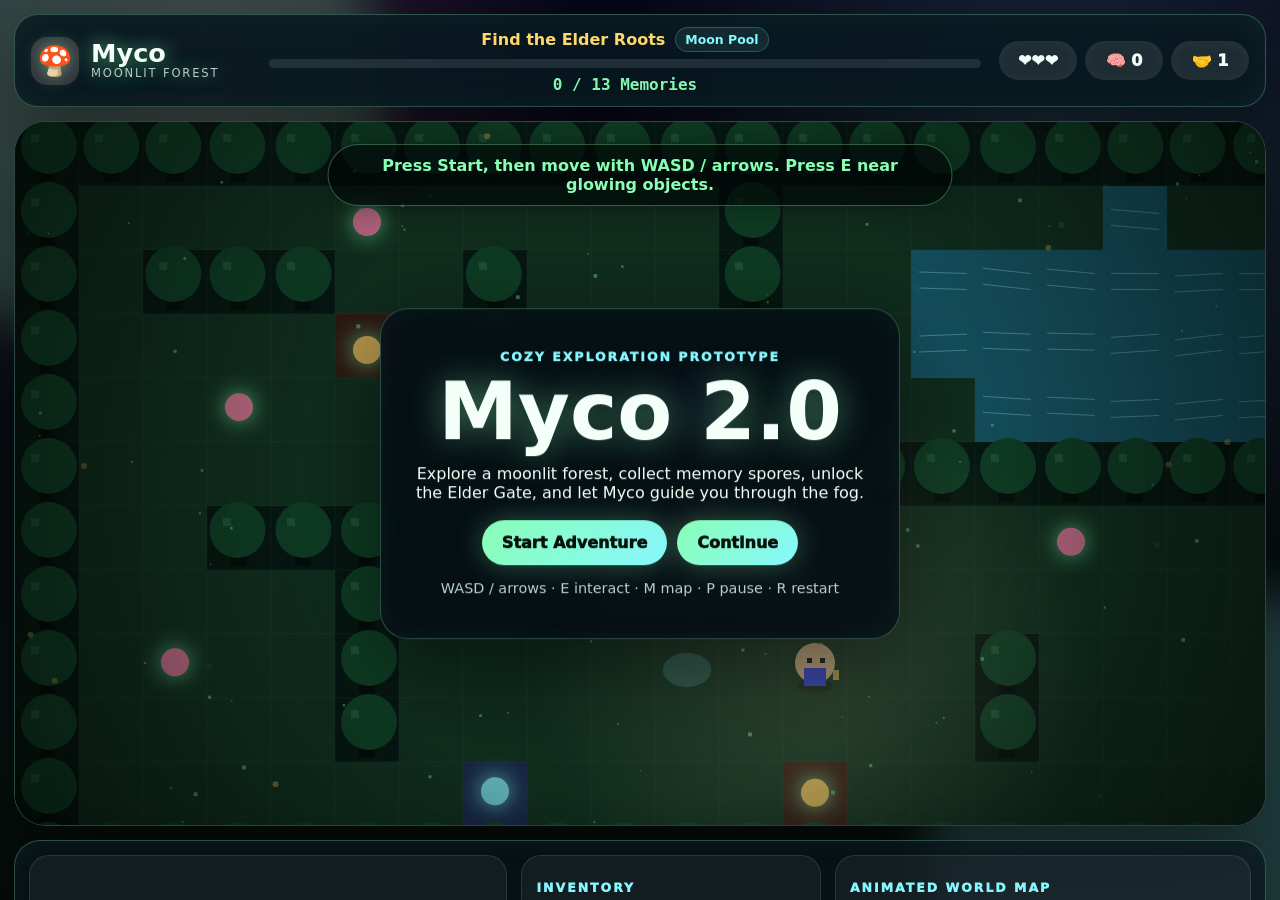
<file: index.html>
<!DOCTYPE html>
<html lang="en">
<head>
    <meta charset="UTF-8">
    <meta name="viewport" content="width=device-width, initial-scale=1.0">
    <title>Myco 2.0</title>
    <style>
        html,
        body {
            width: 100%;
            height: 100%;
            margin: 0;
            overflow: hidden;
            background: #050812;
        }

        iframe {
            display: block;
            width: 100%;
            height: 100%;
            border: 0;
        }

        .noscript {
            position: fixed;
            inset: 0;
            display: grid;
            place-items: center;
            padding: 2rem;
            color: #f5fff9;
            font-family: system-ui, sans-serif;
            text-align: center;
            background: #050812;
        }
    </style>
</head>
<body>
    <iframe src="ui/game.html" title="Myco 2.0 playable game"></iframe>
    <noscript>
        <div class="noscript">
            Myco 2.0 needs JavaScript enabled. Open <a href="ui/game.html">the standalone game page</a> after enabling JavaScript.
        </div>
    </noscript>
</body>
</html>
</file>
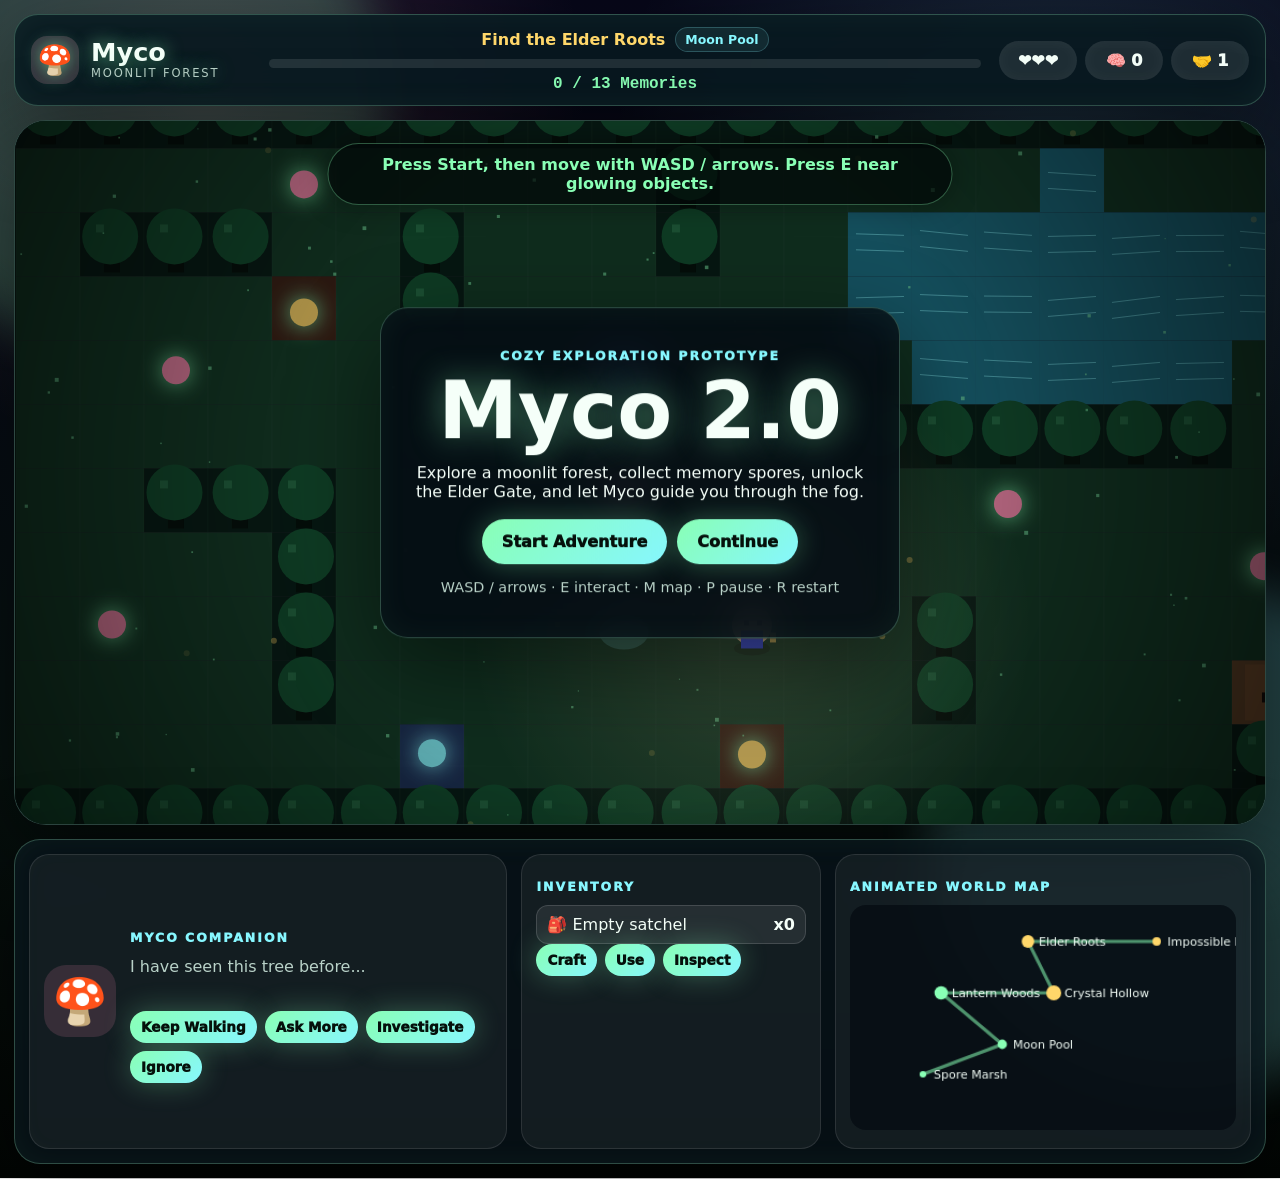
<file: ui/game.html>
<!DOCTYPE html>
<html lang="en">
<head>
    <meta charset="UTF-8">
    <meta name="viewport" content="width=device-width, initial-scale=1.0, viewport-fit=cover">
    <meta name="theme-color" content="#050812">
    <title>Myco 2.0 — Moonlit Forest Adventure</title>
    <link rel="stylesheet" href="game.css">
</head>
<body>
    <div id="game" class="game-shell">
        <div class="ambient ambient-a"></div>
        <div class="ambient ambient-b"></div>

        <header id="hud" aria-label="Game status">
            <div class="brand" aria-label="Myco 2.0">
                <span class="brand-mark">🍄</span>
                <span><strong>Myco</strong><small>Moonlit Forest</small></span>
            </div>

            <section id="questBlock" aria-label="Current quest">
                <div class="quest-row">
                    <span id="questTitle">Find the Elder Roots</span>
                    <span id="biomeLabel">Lantern Woods</span>
                </div>
                <div class="progress-track" aria-hidden="true"><span id="questBar"></span></div>
                <span id="questProgress">0 / 10 Memories</span>
            </section>

            <div class="stats" aria-label="Player stats">
                <span id="health">❤️❤️❤️</span>
                <span id="memoryCount">🧠 0</span>
                <span id="friendship">🤝 1</span>
            </div>
        </header>

        <main id="viewport" aria-label="Playable Myco 2.0 game">
            <canvas id="gameCanvas" width="1280" height="720"></canvas>
            <div id="vignette" aria-hidden="true"></div>
            <div id="toast" role="status">Press Start, then move with WASD / arrows. Press E near glowing objects.</div>

            <section id="titleScreen" class="screen-card" aria-label="Start screen">
                <p class="eyebrow">Cozy exploration prototype</p>
                <h1>Myco 2.0</h1>
                <p>Explore a moonlit forest, collect memory spores, unlock the Elder Gate, and let Myco guide you through the fog.</p>
                <div class="button-row">
                    <button id="startButton" type="button">Start Adventure</button>
                    <button id="continueButton" type="button">Continue</button>
                </div>
                <p class="hint">WASD / arrows · E interact · M map · P pause · R restart</p>
            </section>

            <section id="pauseMenu" class="screen-card hidden" aria-label="Pause menu">
                <p class="eyebrow">Paused</p>
                <h2>Moon Pool Checkpoint</h2>
                <p>Your progress autosaves in this browser. Continue when you are ready.</p>
                <div class="button-row">
                    <button id="resumeButton" type="button">Resume</button>
                    <button id="restartButton" type="button">Restart Run</button>
                </div>
            </section>

            <div id="touchControls" aria-label="Touch controls">
                <button type="button" data-touch="ArrowUp">▲</button>
                <div>
                    <button type="button" data-touch="ArrowLeft">◀</button>
                    <button type="button" data-touch="ArrowDown">▼</button>
                    <button type="button" data-touch="ArrowRight">▶</button>
                </div>
                <button type="button" data-touch="KeyE" class="wide">Interact</button>
            </div>
        </main>

        <section id="panel" aria-label="Companion, inventory, and map">
            <article id="dialog" class="panel-card">
                <div id="portrait" aria-hidden="true">🍄</div>
                <div class="dialog-copy">
                    <h2>Myco Companion</h2>
                    <p id="dialogText">I have seen this tree before...</p>
                    <div id="dialogChoices">
                        <button type="button" data-choice="Keep Walking">Keep Walking</button>
                        <button type="button" data-choice="Ask More">Ask More</button>
                        <button type="button" data-choice="Investigate">Investigate</button>
                        <button type="button" data-choice="Ignore">Ignore</button>
                    </div>
                </div>
            </article>

            <article id="inventory" class="panel-card">
                <h2>Inventory</h2>
                <ul id="inventoryList" aria-label="Collected items"></ul>
                <div class="actions"><button type="button">Craft</button><button type="button">Use</button><button type="button">Inspect</button></div>
            </article>

            <article id="worldMap" class="panel-card">
                <h2>Animated World Map</h2>
                <canvas id="mapCanvas" width="360" height="210" aria-label="Forest route map"></canvas>
            </article>
        </section>
    </div>

    <script src="game.js"></script>
</body>
</html>
</file>
<file: ui/game.css>
:root {
    --bg: #050812;
    --panel: rgba(8, 18, 26, 0.78);
    --panel-strong: rgba(9, 25, 32, 0.94);
    --line: rgba(164, 255, 206, 0.26);
    --cyan: #87f7ff;
    --green: #89ffb5;
    --gold: #ffd76a;
    --pink: #ff8fb3;
    --text: #f5fff9;
    --muted: #b9d2c8;
    --shadow: 0 28px 90px rgba(0, 0, 0, 0.46);
}

* { box-sizing: border-box; }
html, body { width: 100%; min-height: 100%; margin: 0; }
body {
    color: var(--text);
    font-family: Inter, ui-rounded, "Segoe UI", system-ui, sans-serif;
    background: radial-gradient(circle at 16% 8%, rgba(255, 143, 179, 0.18), transparent 25%),
        radial-gradient(circle at 82% 14%, rgba(135, 247, 255, 0.16), transparent 30%),
        linear-gradient(180deg, #07071a 0%, #07110f 64%, #020503 100%);
    overflow-x: hidden;
}

button { font: inherit; }
button:focus-visible, canvas:focus-visible { outline: 3px solid var(--gold); outline-offset: 3px; }
.game-shell { position: relative; display: grid; grid-template-rows: auto minmax(520px, 1fr) auto; gap: 14px; width: min(1620px, 100vw); min-height: 100vh; padding: 14px; margin: 0 auto; isolation: isolate; }
.ambient { position: fixed; width: 32rem; height: 32rem; border-radius: 999px; filter: blur(24px); opacity: 0.22; pointer-events: none; z-index: -1; animation: drift 14s ease-in-out infinite alternate; }
.ambient-a { left: -8rem; top: -10rem; background: var(--green); }
.ambient-b { right: -10rem; bottom: -12rem; background: var(--cyan); animation-delay: -6s; }
#hud, #panel, #viewport, .screen-card { border: 1px solid var(--line); box-shadow: var(--shadow), inset 0 0 32px rgba(137, 255, 181, 0.05); backdrop-filter: blur(18px); }

#hud { display: grid; grid-template-columns: auto minmax(300px, 1fr) auto; gap: 18px; align-items: center; padding: 12px 16px; border-radius: 24px; background: var(--panel-strong); }
.brand { display: flex; gap: 12px; align-items: center; min-width: 220px; text-shadow: 0 0 18px rgba(137, 255, 181, 0.62); }
.brand-mark { display: grid; width: 48px; height: 48px; place-items: center; border-radius: 16px; background: rgba(255, 143, 179, 0.14); box-shadow: inset 0 0 18px rgba(255, 255, 255, 0.08); font-size: 1.8rem; }
.brand strong { display: block; font-size: clamp(1.25rem, 2vw, 1.85rem); line-height: 1; }
.brand small { display: block; color: var(--muted); font-size: 0.72rem; letter-spacing: 0.16em; text-transform: uppercase; }
#questBlock { display: grid; gap: 7px; color: var(--gold); font-weight: 900; text-align: center; }
.quest-row { display: flex; flex-wrap: wrap; gap: 10px; justify-content: center; align-items: center; }
#biomeLabel { padding: 4px 9px; color: var(--cyan); border: 1px solid rgba(135, 247, 255, 0.22); border-radius: 999px; background: rgba(135, 247, 255, 0.08); font-size: 0.78rem; }
.progress-track { height: 9px; overflow: hidden; border-radius: 999px; background: rgba(255, 255, 255, 0.10); }
#questBar { display: block; width: 0%; height: 100%; border-radius: inherit; background: linear-gradient(90deg, var(--pink), var(--gold), var(--green)); box-shadow: 0 0 18px rgba(137, 255, 181, 0.6); transition: width 260ms ease; }
#questProgress { color: var(--green); font-family: ui-monospace, SFMono-Regular, Menlo, monospace; }
.stats { display: flex; flex-wrap: wrap; gap: 8px; justify-content: flex-end; }
.stats span { min-width: 78px; padding: 10px 12px; font-weight: 950; text-align: center; border-radius: 999px; background: rgba(255, 255, 255, 0.09); box-shadow: inset 0 0 16px rgba(255, 255, 255, 0.04); }

#viewport { position: relative; overflow: hidden; border-radius: 32px; background: #050812; }
#gameCanvas { display: block; width: 100%; height: 100%; min-height: 620px; image-rendering: pixelated; background: #050812; }
#vignette { position: absolute; inset: 0; pointer-events: none; background: radial-gradient(circle, transparent 46%, rgba(0, 0, 0, 0.52) 100%); mix-blend-mode: multiply; }
#toast { position: absolute; top: 22px; left: 50%; max-width: min(760px, calc(100% - 32px)); transform: translateX(-50%); padding: 11px 16px; color: var(--green); font-weight: 900; text-align: center; border: 1px solid rgba(137, 255, 181, 0.32); border-radius: 999px; background: rgba(2, 8, 8, 0.72); box-shadow: 0 0 28px rgba(0, 0, 0, 0.34); }
.screen-card { position: absolute; left: 50%; top: 50%; width: min(520px, calc(100% - 32px)); transform: translate(-50%, -50%); padding: 28px; border-radius: 28px; text-align: center; background: rgba(5, 12, 20, 0.88); }
.screen-card.hidden { display: none; }
.screen-card h1, .screen-card h2 { margin: 0 0 10px; color: var(--text); font-size: clamp(2.5rem, 8vw, 5rem); line-height: 0.9; text-shadow: 0 0 34px rgba(137, 255, 181, 0.45); }
.screen-card h2 { font-size: clamp(1.8rem, 5vw, 3.2rem); }
.eyebrow, h2 { color: var(--cyan); font-size: 0.78rem; font-weight: 950; letter-spacing: 0.16em; text-transform: uppercase; }
.hint { color: var(--muted); font-size: 0.9rem; }
.button-row { display: flex; flex-wrap: wrap; gap: 10px; justify-content: center; margin-top: 18px; }
#startButton, #continueButton, #resumeButton, #restartButton, #dialogChoices button, .actions button { color: #05100b; font-weight: 950; cursor: pointer; border: 0; border-radius: 999px; background: linear-gradient(135deg, var(--green), var(--cyan)); box-shadow: 0 0 28px rgba(137, 255, 181, 0.30); transition: transform 160ms ease, filter 160ms ease; }
button:hover { transform: translateY(-1px); filter: brightness(1.08); }
#startButton, #continueButton, #resumeButton, #restartButton { padding: 13px 20px; }

#panel { display: grid; grid-template-columns: minmax(360px, 1.15fr) minmax(260px, 0.72fr) minmax(340px, 1fr); gap: 14px; padding: 14px; border-radius: 26px; background: var(--panel); }
.panel-card { min-height: 154px; padding: 14px; border: 1px solid rgba(255, 255, 255, 0.10); border-radius: 20px; background: rgba(255, 255, 255, 0.055); }
#dialog { display: flex; gap: 14px; align-items: center; }
#portrait { display: grid; flex: 0 0 72px; width: 72px; height: 72px; place-items: center; font-size: 2.8rem; border-radius: 22px; background: rgba(255, 143, 179, 0.15); animation: breathe 2.4s ease-in-out infinite; }
#dialogText { min-height: 44px; margin: 0 0 12px; color: var(--muted); line-height: 1.45; }
#dialogChoices, .actions { display: flex; flex-wrap: wrap; gap: 8px; }
#dialogChoices button, .actions button { padding: 8px 11px; font-size: 0.85rem; }
#inventoryList { display: grid; gap: 8px; padding: 0; margin: 0; list-style: none; }
#inventoryList li { display: flex; justify-content: space-between; gap: 10px; padding: 9px 10px; border: 1px solid rgba(255, 255, 255, 0.14); border-radius: 12px; background: rgba(255, 255, 255, 0.08); }
#mapCanvas { width: 100%; height: auto; border-radius: 16px; background: rgba(0, 0, 0, 0.16); }
#touchControls { position: absolute; left: 18px; bottom: 18px; display: none; gap: 6px; align-items: center; }
#touchControls button { min-width: 46px; min-height: 42px; color: var(--text); border: 1px solid rgba(255,255,255,.2); border-radius: 14px; background: rgba(5,12,20,.72); }
#touchControls .wide { min-width: 92px; color: var(--green); }

@keyframes drift { to { transform: translate3d(42px, 34px, 0) scale(1.08); } }
@keyframes breathe { 50% { transform: translateY(-2px) scale(1.03); filter: brightness(1.18); } }
@media (max-width: 1080px) { #hud, #panel { grid-template-columns: 1fr; } .brand, .stats { justify-content: center; justify-self: center; } #gameCanvas { min-height: 560px; } }
@media (max-width: 760px) { .game-shell { padding: 8px; grid-template-rows: auto minmax(520px, 1fr) auto; } #hud { border-radius: 18px; } #viewport { border-radius: 22px; } #gameCanvas { min-height: 520px; } #touchControls { display: grid; } #panel { padding: 8px; } #dialog { align-items: flex-start; } }
</file>
